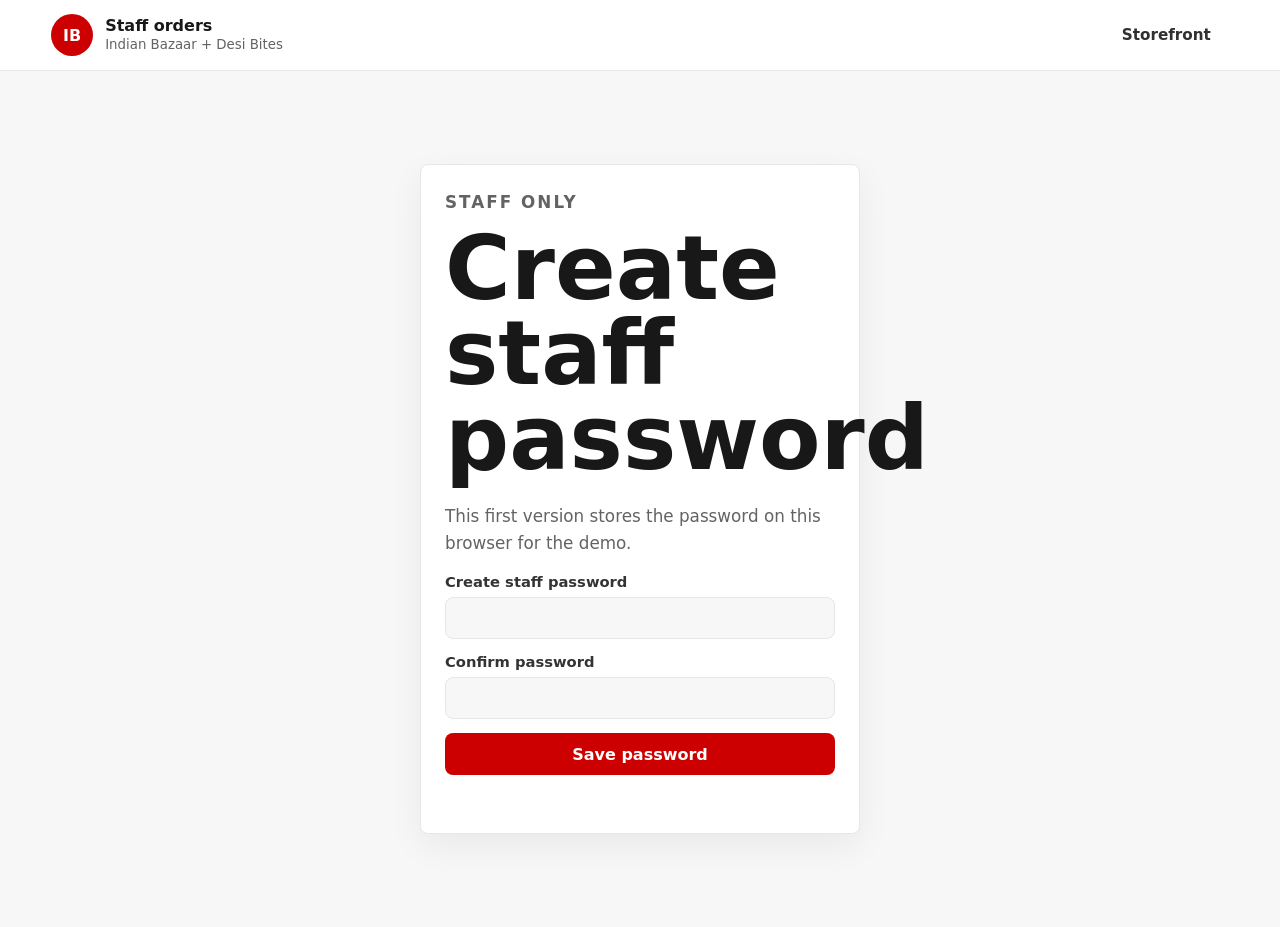
<file: admin.html>
<!doctype html>
<html lang="en">
  <head>
    <meta charset="utf-8">
    <meta name="viewport" content="width=device-width, initial-scale=1">
    <title>Staff Orders | Indian Bazaar + Desi Bites</title>
    <meta name="description" content="Password protected order manager for Indian Bazaar and Desi Bites.">
    <link rel="stylesheet" href="assets/styles.css?v=20260709-1">
  </head>
  <body data-page="admin">
    <header class="site-header admin-topbar">
      <a class="brand" href="index.html">
        <span class="brand-mark">IB</span>
        <span>
          <strong>Staff orders</strong>
          <small>Indian Bazaar + Desi Bites</small>
        </span>
      </a>
      <nav class="main-nav" aria-label="Staff navigation">
        <a href="index.html">Storefront</a>
      </nav>
      <button class="secondary-button compact" type="button" data-sign-out hidden>Sign out</button>
    </header>

    <main class="admin-shell">
      <section class="auth-panel" data-auth-panel>
        <div class="auth-card">
          <p class="eyebrow">Staff only</p>
          <h1 data-auth-title>Unlock orders</h1>
          <p data-auth-copy>
            Enter the staff password to view and update customer pickup orders.
          </p>

          <form data-login-form>
            <label>
              Password
              <input name="password" type="password" autocomplete="current-password" required>
            </label>
            <button class="primary-button" type="submit">Open orders</button>
            <p class="form-message" data-login-message role="status"></p>
          </form>

          <form data-setup-form hidden>
            <label>
              Create staff password
              <input name="password" type="password" autocomplete="new-password" minlength="6" required>
            </label>
            <label>
              Confirm password
              <input name="confirm" type="password" autocomplete="new-password" minlength="6" required>
            </label>
            <button class="primary-button" type="submit">Save password</button>
            <p class="form-message" data-setup-message role="status"></p>
          </form>
        </div>
      </section>

      <section class="admin-dashboard" data-admin-dashboard hidden>
        <div class="admin-heading">
          <div>
            <p class="eyebrow">Order manager</p>
            <h1>Today at a glance</h1>
          </div>
          <div class="admin-actions">
            <button class="secondary-button" type="button" data-seed-orders>Add sample orders</button>
            <button class="secondary-button" type="button" data-export-orders>Export CSV</button>
          </div>
        </div>

        <div class="prototype-alert">
          Website checkout sends new orders to the connected Google Sheet link and keeps a local backup.
          This admin screen shows orders saved on this device; use the Sheet as the central live record.
        </div>

        <div class="stats-grid" data-stats-grid></div>

        <section class="admin-card">
          <div class="admin-card-heading">
            <div>
              <h2>Orders</h2>
              <p>Update status as the kitchen and grocery team work through pickup orders.</p>
            </div>
            <div class="admin-filters">
              <input data-admin-search type="search" placeholder="Search name, phone, item...">
              <select data-status-filter aria-label="Filter order status">
                <option value="All">All statuses</option>
                <option value="New">New</option>
                <option value="Preparing">Preparing</option>
                <option value="Ready">Ready</option>
                <option value="Completed">Completed</option>
                <option value="Cancelled">Cancelled</option>
              </select>
            </div>
          </div>

          <div class="orders-list" data-orders-list></div>
        </section>

        <section class="admin-grid">
          <form class="admin-card" data-manual-order-form>
            <h2>Phone or counter order</h2>
            <label>
              Customer name
              <input name="name" required>
            </label>
            <label>
              Phone
              <input name="phone" required>
            </label>
            <label>
              Pickup time
              <input name="pickup" type="datetime-local" required>
            </label>
            <label>
              Items and notes
              <textarea name="items" rows="5" required placeholder="Example: 2 chicken biryani, 1 samosa plate, 10 lb basmati rice"></textarea>
            </label>
            <label>
              Estimated total
              <input name="total" type="number" min="0" step="0.01" placeholder="0.00">
            </label>
            <button class="primary-button" type="submit">Save manual order</button>
            <p class="form-message" data-manual-message role="status"></p>
          </form>

          <form class="admin-card" data-password-form>
            <h2>Change staff password</h2>
            <label>
              Current password
              <input name="current" type="password" autocomplete="current-password" required>
            </label>
            <label>
              New password
              <input name="next" type="password" autocomplete="new-password" minlength="6" required>
            </label>
            <button class="secondary-button" type="submit">Update password</button>
            <p class="form-message" data-password-message role="status"></p>
          </form>
        </section>
      </section>
    </main>

    <script src="assets/app.js?v=20260709-1"></script>
  </body>
</html>
</file>
<file: assets/styles.css>
:root {
  color-scheme: light;
  --brand: #cc0000;
  --brand-dark: #970000;
  --ink: #181818;
  --muted: #636363;
  --line: #e7e7e7;
  --paper: #ffffff;
  --soft: #f7f7f7;
  --warm: #fff4e6;
  --gold: #f2a900;
  --green: #257a45;
  --shadow: 0 20px 60px rgba(20, 20, 20, 0.12);
  font-family: Inter, ui-sans-serif, system-ui, -apple-system, BlinkMacSystemFont, "Segoe UI", sans-serif;
}

* {
  box-sizing: border-box;
}

[hidden] {
  display: none !important;
}

html {
  scroll-behavior: smooth;
}

body {
  margin: 0;
  background: var(--paper);
  color: var(--ink);
}

body.drawer-open {
  overflow: hidden;
}

a {
  color: inherit;
  text-decoration: none;
}

button,
input,
select,
textarea {
  font: inherit;
}

button {
  cursor: pointer;
}

img {
  display: block;
  width: 100%;
}

.sr-only {
  position: absolute;
  width: 1px;
  height: 1px;
  padding: 0;
  margin: -1px;
  overflow: hidden;
  clip: rect(0, 0, 0, 0);
  white-space: nowrap;
  border: 0;
}

.site-header {
  position: sticky;
  top: 0;
  z-index: 20;
  display: grid;
  grid-template-columns: auto minmax(220px, 1fr) auto auto;
  align-items: center;
  gap: 18px;
  padding: 14px clamp(18px, 4vw, 54px);
  background: rgba(255, 255, 255, 0.96);
  border-bottom: 1px solid var(--line);
  backdrop-filter: blur(16px);
}

.brand {
  display: inline-flex;
  align-items: center;
  gap: 12px;
  min-width: 210px;
}

.brand-mark {
  display: grid;
  width: 42px;
  height: 42px;
  place-items: center;
  border-radius: 50%;
  background: var(--brand);
  color: white;
  font-weight: 900;
  letter-spacing: 0;
}

.brand strong,
.brand small {
  display: block;
  line-height: 1.1;
}

.brand small {
  margin-top: 3px;
  color: var(--muted);
}

.search-form input,
.shop-tools select,
.admin-filters input,
.admin-filters select,
label input,
label textarea {
  width: 100%;
  border: 1px solid var(--line);
  border-radius: 8px;
  background: var(--soft);
  color: var(--ink);
  outline: none;
}

.search-form input {
  min-height: 44px;
  padding: 0 16px;
}

.search-form input:focus,
.shop-tools select:focus,
.admin-filters input:focus,
.admin-filters select:focus,
label input:focus,
label textarea:focus {
  border-color: var(--brand);
  box-shadow: 0 0 0 3px rgba(204, 0, 0, 0.12);
}

.main-nav {
  display: flex;
  align-items: center;
  gap: 18px;
  color: #303030;
  font-size: 0.95rem;
  font-weight: 700;
  white-space: nowrap;
}

.main-nav a:hover {
  color: var(--brand);
}

.cart-button,
.primary-button,
.secondary-button,
.primary-link,
.secondary-link,
.icon-button,
.category-tabs button {
  min-height: 42px;
  border-radius: 8px;
  border: 1px solid transparent;
  font-weight: 800;
}

.cart-button {
  display: inline-flex;
  align-items: center;
  gap: 10px;
  padding: 0 14px;
  background: var(--brand);
  color: white;
}

.cart-button strong {
  display: grid;
  min-width: 24px;
  height: 24px;
  place-items: center;
  border-radius: 999px;
  background: white;
  color: var(--brand);
  font-size: 0.82rem;
}

.hero {
  display: grid;
  grid-template-columns: minmax(0, 0.95fr) minmax(360px, 1.05fr);
  gap: clamp(28px, 5vw, 72px);
  align-items: center;
  min-height: calc(100vh - 72px);
  padding: clamp(42px, 7vw, 86px) clamp(18px, 5vw, 74px) 34px;
}

.hero-copy {
  max-width: 720px;
}

.eyebrow {
  margin: 0 0 10px;
  color: var(--brand);
  font-size: 0.78rem;
  font-weight: 900;
  letter-spacing: 0.12em;
  text-transform: uppercase;
}

h1,
h2,
h3,
p {
  margin-top: 0;
}

h1 {
  margin-bottom: 22px;
  font-size: clamp(2.55rem, 7vw, 5.8rem);
  line-height: 0.95;
  letter-spacing: 0;
}

h2 {
  margin-bottom: 14px;
  font-size: clamp(1.85rem, 3.5vw, 3.25rem);
  line-height: 1.02;
  letter-spacing: 0;
}

h3 {
  margin-bottom: 12px;
  font-size: 1.08rem;
}

.hero p,
.section-heading p,
.split-section p,
.location-section p,
.admin-card-heading p,
.auth-card p {
  color: var(--muted);
  font-size: 1.05rem;
  line-height: 1.6;
}

.hero-actions,
.dialog-actions,
.admin-actions {
  display: flex;
  flex-wrap: wrap;
  gap: 12px;
}

.primary-link,
.secondary-link,
.primary-button,
.secondary-button {
  display: inline-flex;
  align-items: center;
  justify-content: center;
  padding: 0 18px;
}

.primary-link,
.primary-button {
  background: var(--brand);
  color: white;
}

.primary-link:hover,
.primary-button:hover,
.cart-button:hover {
  background: var(--brand-dark);
}

.secondary-link,
.secondary-button {
  background: white;
  color: var(--ink);
  border-color: var(--line);
}

.secondary-link:hover,
.secondary-button:hover {
  border-color: var(--brand);
  color: var(--brand);
}

.compact {
  min-height: 38px;
  padding: 0 14px;
}

.hero-media {
  position: relative;
  min-height: 520px;
  overflow: hidden;
  border-radius: 8px;
  box-shadow: var(--shadow);
}

.hero-media img {
  height: 100%;
  min-height: 520px;
  object-fit: cover;
}

.hero-card {
  position: absolute;
  right: 18px;
  bottom: 18px;
  display: grid;
  gap: 5px;
  width: min(310px, calc(100% - 36px));
  padding: 18px;
  border-radius: 8px;
  background: rgba(255, 255, 255, 0.94);
  box-shadow: 0 10px 30px rgba(0, 0, 0, 0.16);
}

.hero-card span {
  color: var(--muted);
}

.service-strip {
  display: grid;
  grid-template-columns: repeat(3, minmax(0, 1fr));
  gap: 1px;
  background: var(--line);
  border-block: 1px solid var(--line);
}

.service-strip article {
  display: grid;
  gap: 4px;
  min-height: 104px;
  align-content: center;
  padding: 22px clamp(18px, 4vw, 42px);
  background: white;
}

.service-strip span {
  color: var(--muted);
}

.feature-band,
.shop-section,
.split-section,
.location-section,
.admin-shell {
  padding: clamp(48px, 7vw, 88px) clamp(18px, 5vw, 74px);
}

.feature-band {
  background: var(--brand);
  color: white;
}

.feature-band .eyebrow {
  color: white;
}

.deal-grid {
  display: grid;
  grid-template-columns: repeat(3, minmax(0, 1fr));
  gap: 14px;
  margin-top: 24px;
}

.deal-card {
  display: grid;
  gap: 7px;
  min-height: 132px;
  align-content: end;
  padding: 20px;
  border-radius: 8px;
  background: rgba(255, 255, 255, 0.12);
  border: 1px solid rgba(255, 255, 255, 0.26);
}

.deal-card span {
  color: rgba(255, 255, 255, 0.82);
}

.section-heading {
  display: flex;
  align-items: end;
  justify-content: space-between;
  gap: 24px;
  margin-bottom: 24px;
}

.section-heading p {
  max-width: 460px;
}

.shop-tools {
  display: flex;
  align-items: center;
  justify-content: space-between;
  gap: 16px;
  margin-bottom: 22px;
}

.category-tabs {
  display: flex;
  gap: 8px;
  overflow-x: auto;
  padding-bottom: 4px;
}

.category-tabs button {
  flex: 0 0 auto;
  padding: 0 14px;
  background: var(--soft);
  border-color: var(--line);
  color: #333;
}

.category-tabs button.is-active {
  background: var(--ink);
  color: white;
  border-color: var(--ink);
}

.shop-tools select {
  max-width: 220px;
  min-height: 42px;
  padding: 0 12px;
}

.product-grid {
  display: grid;
  grid-template-columns: repeat(4, minmax(0, 1fr));
  gap: 18px;
}

.product-card {
  display: grid;
  grid-template-rows: 176px 1fr;
  overflow: hidden;
  border: 1px solid var(--line);
  border-radius: 8px;
  background: white;
}

.product-card img {
  height: 176px;
  object-fit: cover;
  background: var(--soft);
}

.product-body {
  display: grid;
  gap: 12px;
  padding: 16px;
}

.product-meta {
  display: flex;
  align-items: start;
  justify-content: space-between;
  gap: 10px;
}

.product-meta strong {
  line-height: 1.25;
}

.product-card p {
  margin: 0;
  color: var(--muted);
  font-size: 0.92rem;
  line-height: 1.45;
}

.price {
  color: var(--brand);
  font-weight: 900;
  white-space: nowrap;
}

.badge {
  display: inline-flex;
  justify-self: start;
  min-height: 26px;
  align-items: center;
  padding: 0 8px;
  border-radius: 999px;
  background: var(--warm);
  color: #8a4a00;
  font-size: 0.75rem;
  font-weight: 900;
}

.product-card button {
  width: 100%;
}

.split-section {
  display: grid;
  grid-template-columns: minmax(0, 0.9fr) minmax(320px, 1.1fr);
  gap: clamp(28px, 5vw, 72px);
  align-items: center;
  border-top: 1px solid var(--line);
}

.split-section.reverse {
  grid-template-columns: minmax(320px, 1.1fr) minmax(0, 0.9fr);
}

.split-section img {
  aspect-ratio: 5 / 3;
  border-radius: 8px;
  object-fit: cover;
  box-shadow: var(--shadow);
}

.location-section {
  display: grid;
  grid-template-columns: 1fr minmax(280px, 0.8fr);
  gap: 24px;
  align-items: start;
  background: var(--soft);
}

.info-list {
  display: grid;
  gap: 10px;
}

.info-list span {
  padding: 15px;
  border-radius: 8px;
  background: white;
  border: 1px solid var(--line);
}

.site-footer {
  display: flex;
  justify-content: space-between;
  gap: 16px;
  padding: 24px clamp(18px, 5vw, 74px);
  color: var(--muted);
  border-top: 1px solid var(--line);
}

.site-footer a {
  color: var(--brand);
  font-weight: 800;
}

.scrim {
  position: fixed;
  inset: 0;
  z-index: 30;
  background: rgba(0, 0, 0, 0.36);
}

.cart-drawer {
  position: fixed;
  top: 0;
  right: 0;
  bottom: 0;
  z-index: 40;
  display: flex;
  flex-direction: column;
  width: min(460px, 100vw);
  padding: 22px;
  background: white;
  box-shadow: -18px 0 50px rgba(0, 0, 0, 0.14);
  transform: translateX(100%);
  transition: transform 180ms ease;
}

.cart-drawer.is-open {
  transform: translateX(0);
}

.cart-header {
  display: flex;
  justify-content: space-between;
  gap: 16px;
  padding-bottom: 16px;
  border-bottom: 1px solid var(--line);
}

.icon-button {
  display: grid;
  width: 42px;
  place-items: center;
  background: var(--soft);
  border-color: var(--line);
  color: var(--ink);
  font-size: 1.2rem;
}

.cart-items {
  display: grid;
  gap: 12px;
  overflow-y: auto;
  padding: 16px 2px;
}

.cart-line {
  display: grid;
  gap: 10px;
  padding: 12px;
  border: 1px solid var(--line);
  border-radius: 8px;
}

.cart-line-top,
.cart-line-actions,
.cart-summary > div {
  display: flex;
  align-items: center;
  justify-content: space-between;
  gap: 12px;
}

.cart-line-title {
  font-weight: 800;
}

.quantity-controls {
  display: inline-flex;
  align-items: center;
  gap: 8px;
}

.quantity-controls button {
  display: grid;
  width: 32px;
  height: 32px;
  place-items: center;
  border: 1px solid var(--line);
  border-radius: 8px;
  background: white;
  font-weight: 900;
}

.remove-button {
  border: 0;
  background: transparent;
  color: var(--brand);
  font-weight: 800;
}

.cart-summary {
  display: grid;
  gap: 6px;
  padding: 14px 0;
  border-top: 1px solid var(--line);
  border-bottom: 1px solid var(--line);
}

.cart-summary small {
  color: var(--muted);
}

.checkout-form,
.auth-card form,
.admin-card {
  display: grid;
  gap: 14px;
}

.checkout-form {
  padding-top: 16px;
}

label {
  display: grid;
  gap: 7px;
  color: #343434;
  font-size: 0.92rem;
  font-weight: 800;
}

label input,
label textarea {
  min-height: 42px;
  padding: 10px 12px;
  resize: vertical;
}

.order-dialog {
  width: min(440px, calc(100vw - 32px));
  border: 0;
  border-radius: 8px;
  padding: 24px;
  box-shadow: var(--shadow);
}

.order-dialog::backdrop {
  background: rgba(0, 0, 0, 0.36);
}

.admin-topbar {
  grid-template-columns: 1fr auto auto;
}

.admin-shell {
  background: var(--soft);
  min-height: calc(100vh - 72px);
}

.auth-panel {
  display: grid;
  min-height: calc(100vh - 220px);
  place-items: center;
}

.auth-card,
.admin-card {
  width: 100%;
  border: 1px solid var(--line);
  border-radius: 8px;
  background: white;
  box-shadow: 0 12px 35px rgba(0, 0, 0, 0.06);
}

.auth-card {
  max-width: 440px;
  padding: 24px;
}

.admin-dashboard {
  display: grid;
  gap: 20px;
}

.admin-heading,
.admin-card-heading {
  display: flex;
  justify-content: space-between;
  gap: 18px;
  align-items: start;
}

.prototype-alert {
  padding: 14px 16px;
  border-radius: 8px;
  background: #fff7d6;
  color: #6b4c00;
  border: 1px solid #ffe08a;
  font-weight: 700;
}

.stats-grid {
  display: grid;
  grid-template-columns: repeat(4, minmax(0, 1fr));
  gap: 14px;
}

.stat-card {
  display: grid;
  gap: 7px;
  padding: 18px;
  border-radius: 8px;
  background: white;
  border: 1px solid var(--line);
}

.stat-card strong {
  font-size: 1.8rem;
}

.stat-card span {
  color: var(--muted);
}

.admin-card {
  padding: 18px;
}

.admin-filters {
  display: flex;
  gap: 10px;
  min-width: min(520px, 100%);
}

.admin-filters input,
.admin-filters select {
  min-height: 42px;
  padding: 0 12px;
}

.orders-list {
  display: grid;
  gap: 12px;
}

.order-row {
  display: grid;
  grid-template-columns: 1.05fr 1.4fr 0.6fr auto;
  gap: 14px;
  align-items: start;
  padding: 14px;
  border: 1px solid var(--line);
  border-radius: 8px;
  background: #fff;
}

.order-row h3 {
  margin-bottom: 4px;
  font-size: 1rem;
}

.order-row small,
.order-row p {
  color: var(--muted);
}

.order-items {
  display: grid;
  gap: 4px;
  margin: 0;
  padding-left: 18px;
}

.status-select {
  min-height: 38px;
  border: 1px solid var(--line);
  border-radius: 8px;
  background: var(--soft);
  padding: 0 10px;
  font-weight: 800;
}

.status-pill {
  display: inline-flex;
  align-items: center;
  min-height: 28px;
  width: fit-content;
  padding: 0 10px;
  border-radius: 999px;
  background: var(--soft);
  font-size: 0.78rem;
  font-weight: 900;
}

.status-pill.New {
  background: #ffe4e4;
  color: var(--brand);
}

.status-pill.Preparing {
  background: #fff0d6;
  color: #9a5a00;
}

.status-pill.Ready {
  background: #dcfce7;
  color: var(--green);
}

.status-pill.Completed {
  background: #e8eefc;
  color: #30559d;
}

.status-pill.Cancelled {
  background: #eeeeee;
  color: #666;
}

.admin-grid {
  display: grid;
  grid-template-columns: minmax(0, 1fr) minmax(280px, 0.72fr);
  gap: 20px;
  align-items: start;
}

.form-message {
  min-height: 20px;
  margin: 0;
  color: var(--muted);
  font-weight: 700;
}

.empty-state {
  padding: 26px;
  border: 1px dashed #cccccc;
  border-radius: 8px;
  color: var(--muted);
  text-align: center;
}

@media (max-width: 1100px) {
  .site-header {
    grid-template-columns: 1fr auto;
  }

  .search-form,
  .main-nav {
    grid-column: 1 / -1;
  }

  .main-nav {
    overflow-x: auto;
  }

  .hero,
  .split-section,
  .split-section.reverse,
  .location-section {
    grid-template-columns: 1fr;
  }

  .hero {
    min-height: auto;
  }

  .product-grid {
    grid-template-columns: repeat(3, minmax(0, 1fr));
  }

  .order-row {
    grid-template-columns: 1fr;
  }
}

@media (max-width: 760px) {
  .site-header,
  .admin-topbar {
    grid-template-columns: 1fr;
    gap: 12px;
  }

  .brand {
    min-width: 0;
  }

  .cart-button,
  .admin-topbar .secondary-button {
    width: 100%;
  }

  h1 {
    font-size: 2.55rem;
    line-height: 1;
  }

  .hero-media,
  .hero-media img {
    min-height: 340px;
  }

  .service-strip,
  .deal-grid,
  .product-grid,
  .stats-grid,
  .admin-grid {
    grid-template-columns: 1fr;
  }

  .section-heading,
  .shop-tools,
  .admin-heading,
  .admin-card-heading,
  .admin-filters {
    align-items: stretch;
    flex-direction: column;
  }

  .shop-tools select {
    max-width: none;
  }

  .product-card {
    grid-template-rows: 210px 1fr;
  }

  .product-card img {
    height: 210px;
  }

  .site-footer {
    flex-direction: column;
  }
}
</file>
